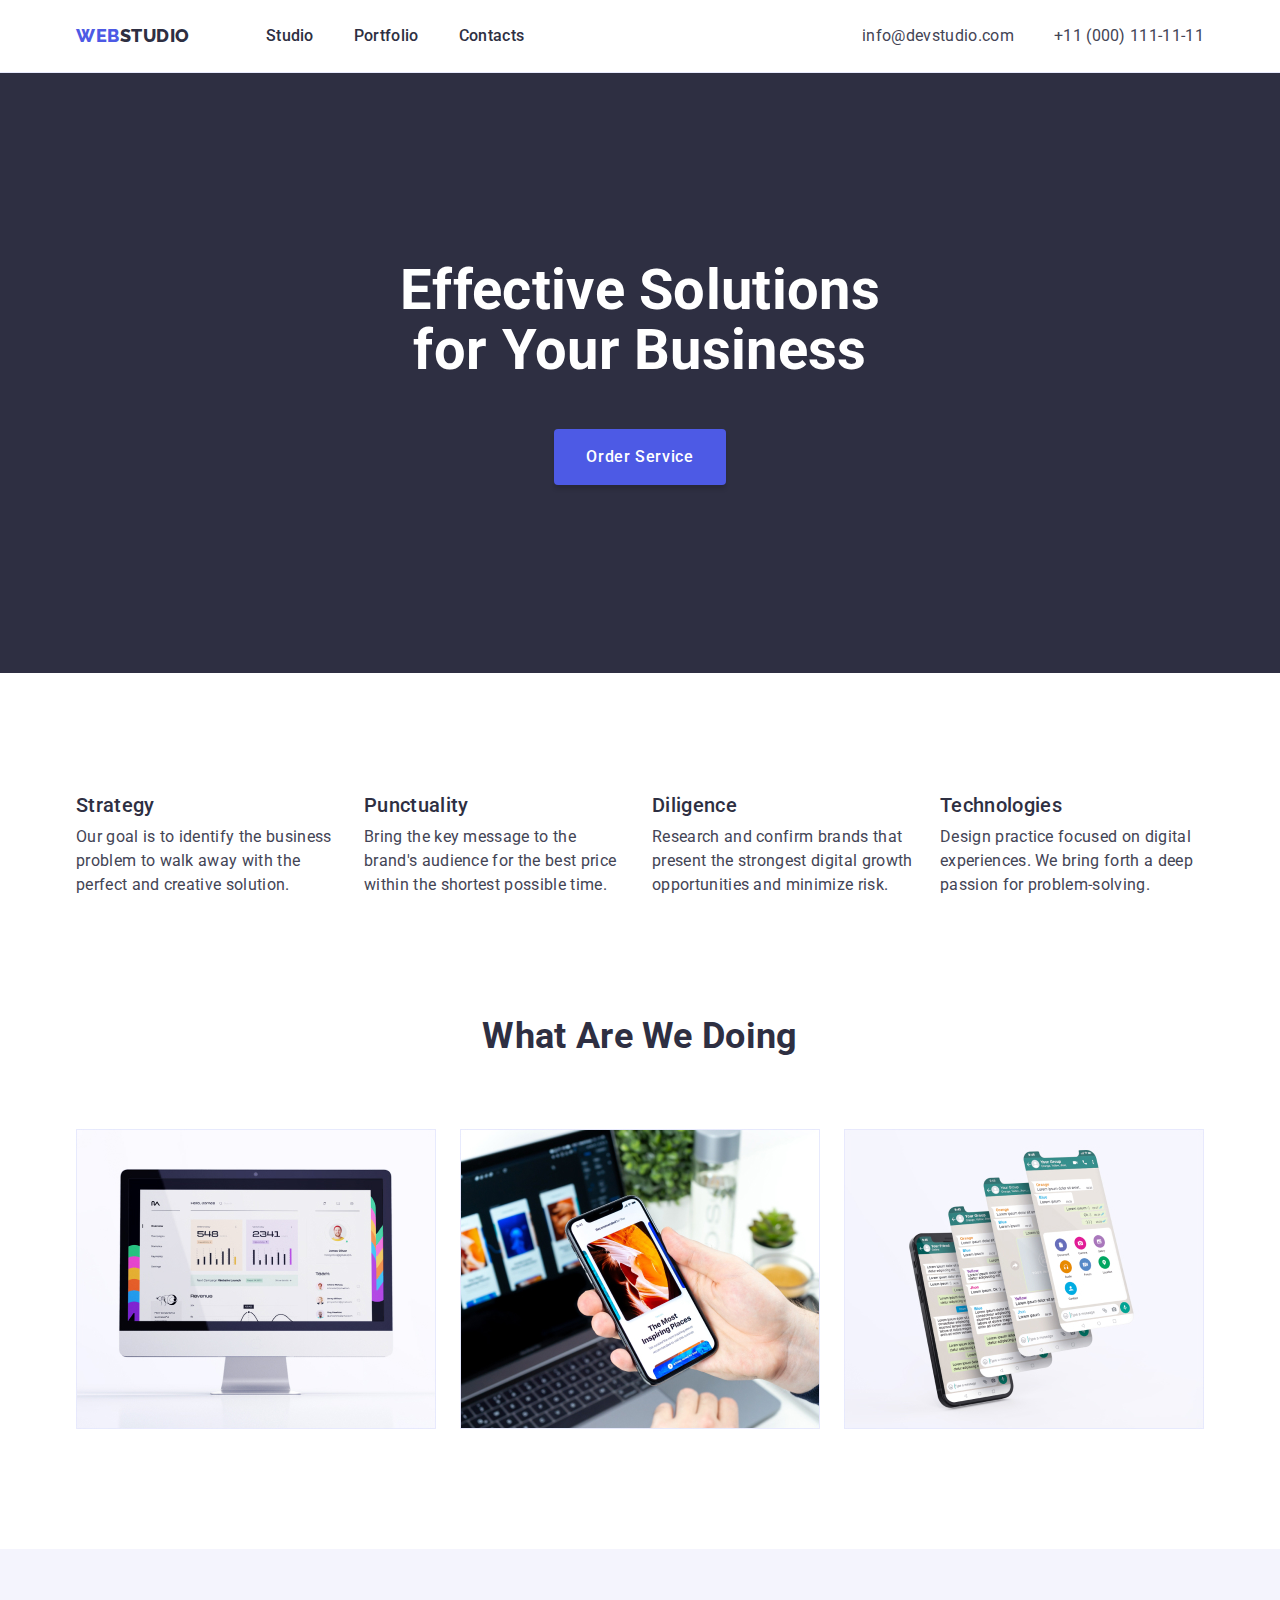
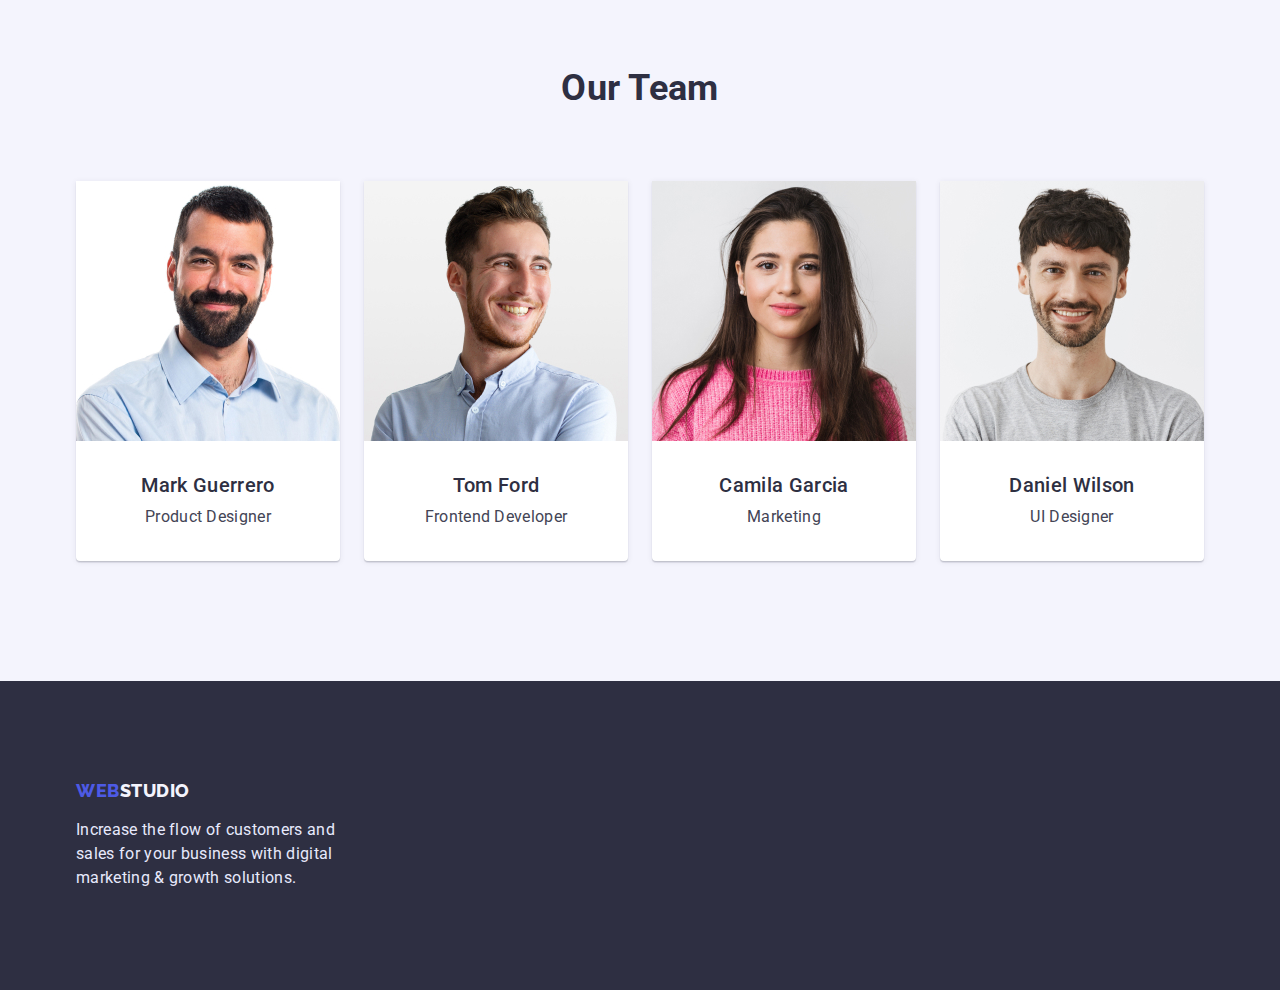
<file: index.html>
<!doctype html>
<html lang="en">

<head>
    <meta charset="UTF-8">
    <meta http-equiv="X-UA-Compatible" content="IE=edge">
    <meta name="viewport" content="width=device-width, initial-scale=1.0">

    <title>Webstudio</title>

    <link rel="preconnect" href="https://fonts.googleapis.com">
    <link rel="preconnect" href="https://fonts.gstatic.com" crossorigin>
    <link href="https://fonts.googleapis.com/css2?family=Raleway:wght@800&family=Roboto:wght@400;500;700&display=swap" rel="stylesheet">
    
    <link href="https://cdn.jsdelivr.net/npm/modern-normalize@1.1.0/modern-normalize.min.css" rel="stylesheet">
    
    <link rel="stylesheet" href="./css/styles.css" />
</head>

<body>

    
     
        <header class="header-section">

             <div class="container"> 
                
                <div class="flex-container">
                    
                            <nav class="navigation">
                                <a class="logo-header" href="/"> 
                                <span class="web">WEB</span><span>STUDIO</span>
                                </a>
                    
                                <ul class="nav-list">
                                    <li><a class="nav-link" href="./index.html"> Studio </a></li>
                                    <li><a class="nav-link" href="./portfolio.html"> Portfolio </a></li>
                                    <li><a class="nav-link" href="/"> Contacts </a></li>
                                </ul>
                    
                            </nav>
                    
                            <address class="address-section">
                                <ul class="address-list">
                                    <li><a class="mail-link" href="mailto:info@devstudio.com"> info@devstudio.com </a></li>
                                    <li><a class="tel-link" href="tel:+11(000)111-11-11"> +11 (000) 111-11-11 </a></li>
                                </ul>
                            </address> 
                </div>
                
             </div>
    
        </header>
    
        <main>
    
            <section class="hero-section">

                <div class="container">
                    
                    <h1 class="hero-title"> Effective Solutions <br/> for Your Business </h1>
                    <button type="button" class="order-button"> Order Service </button>
                </div>

            </section>
    
            <section class="advantages-section">
                <h2 hidden> The Advantages Of Working With Us </h2> <!-- alternatively - "Our Strong Sides" or smth-->
                <div class="container">
                    <ul class="advantages-list">
                        <li class="advantages-item">
        
                            <h3 class="item-subtitle">Strategy</h3>
                            <p class="item-paragraph">Our goal is to identify the business problem to walk
                                away with the perfect and creative solution. </p>
        
                        </li>
        
                        <li class="advantages-item">
        
                            <h3 class="item-subtitle">Punctuality</h3>
                            <p class="item-paragraph">Bring the key message to the brand's audience for the best
                                price within the shortest possible time. </p>
        
                        </li>
        
                        <li class="advantages-item">
        
                            <h3 class="item-subtitle">Diligence</h3>
                            <p class="item-paragraph">Research and confirm brands that present the strongest
                                digital growth opportunities and minimize risk. </p>
        
                        </li>
        
                        <li class="advantages-item">
        
                            <h3 class="item-subtitle">Technologies</h3>
                            <p class="item-paragraph">Design practice focused on digital experiences.
                                We bring forth a deep passion for problem-solving. </p>
        
                        </li>
                    </ul>
                </div>
            </section>
    
            <section class="services-section">

               <div class="container">
                    <h2 class="section-subtitle">What Are We Doing</h2>
                    <ul class="services-list">
                        <li class="services-item"> <img src="images/img1.jpg" alt="computer screen demonstrating a website" width="360"
                                height="300" /></li>
        
                        <li class="services-item"> <img src="images/img3.jpg" alt="fan abstract image of a mobile app" width="360" height="300" />
                        </li>
        
                        <li class="services-item"> <img src="images/img2.jpg" alt="computer screen and a phone demonstrating the same website"
                                width="360" height="300" /></li>
                    </ul>

               </div>

            </section>
    
            <section class="team-section">
                <div class="container">
                    <h2 class="section-subtitle">Our Team</h2>
                    <ul class="team-list">
                        <li class="team-list-item">
                            <img src="images/guerrero.jpg" alt="Mark Guerrero, Product Designer" width="264" height="260" />
                            
                            <div class="team-item-content">
                                <h3 class="item-subtitle">Mark Guerrero</h3>
                                <p class="item-paragraph">Product Designer</p>
                            </div>
                        </li>
        
                        <li class="team-list-item">
                            <img src="images/ford.jpg" alt="Tom Ford, Frontend Developer" width="264" height="260" />
                            
                            <div class="team-item-content">
                                <h3 class="item-subtitle">Tom Ford</h3>
                                <p class="item-paragraph">Frontend Developer</p>
                            </div>
                        </li>
        
                        <li class="team-list-item">
                            <img src="images/garcia.jpg" alt="Camila Garcia, Marketing" width="264" height="260" />
                            
                            <div class="team-item-content">
                                <h3 class="item-subtitle">Camila Garcia</h3>
                                <p class="item-paragraph">Marketing</p>
                            </div>
                        </li>
        
                        <li class="team-list-item">
                            <img src="images/wilson.jpg" alt="Daniel Wilson, UI Designer" width="264" height="260" />
                            
                            <div class="team-item-content">
                                <h3 class="item-subtitle">Daniel Wilson</h3>
                                <p class="item-paragraph">UI Designer</p>
                            </div>
                        </li>
        
                    </ul>
                </div>
            </section>
    
        </main>
    
        <footer class="footer-section">
          <div class="container">
                <a class="logo-footer" href="/"> <span class="web">WEB</span><span>STUDIO </span> </a>
                <p class="footer-paragraph">
                    Increase the flow of customers and sales for your business with digital
                    marketing & growth solutions.
                </p>
          </div>
        </footer>
    
    </body>


</html>
</file>
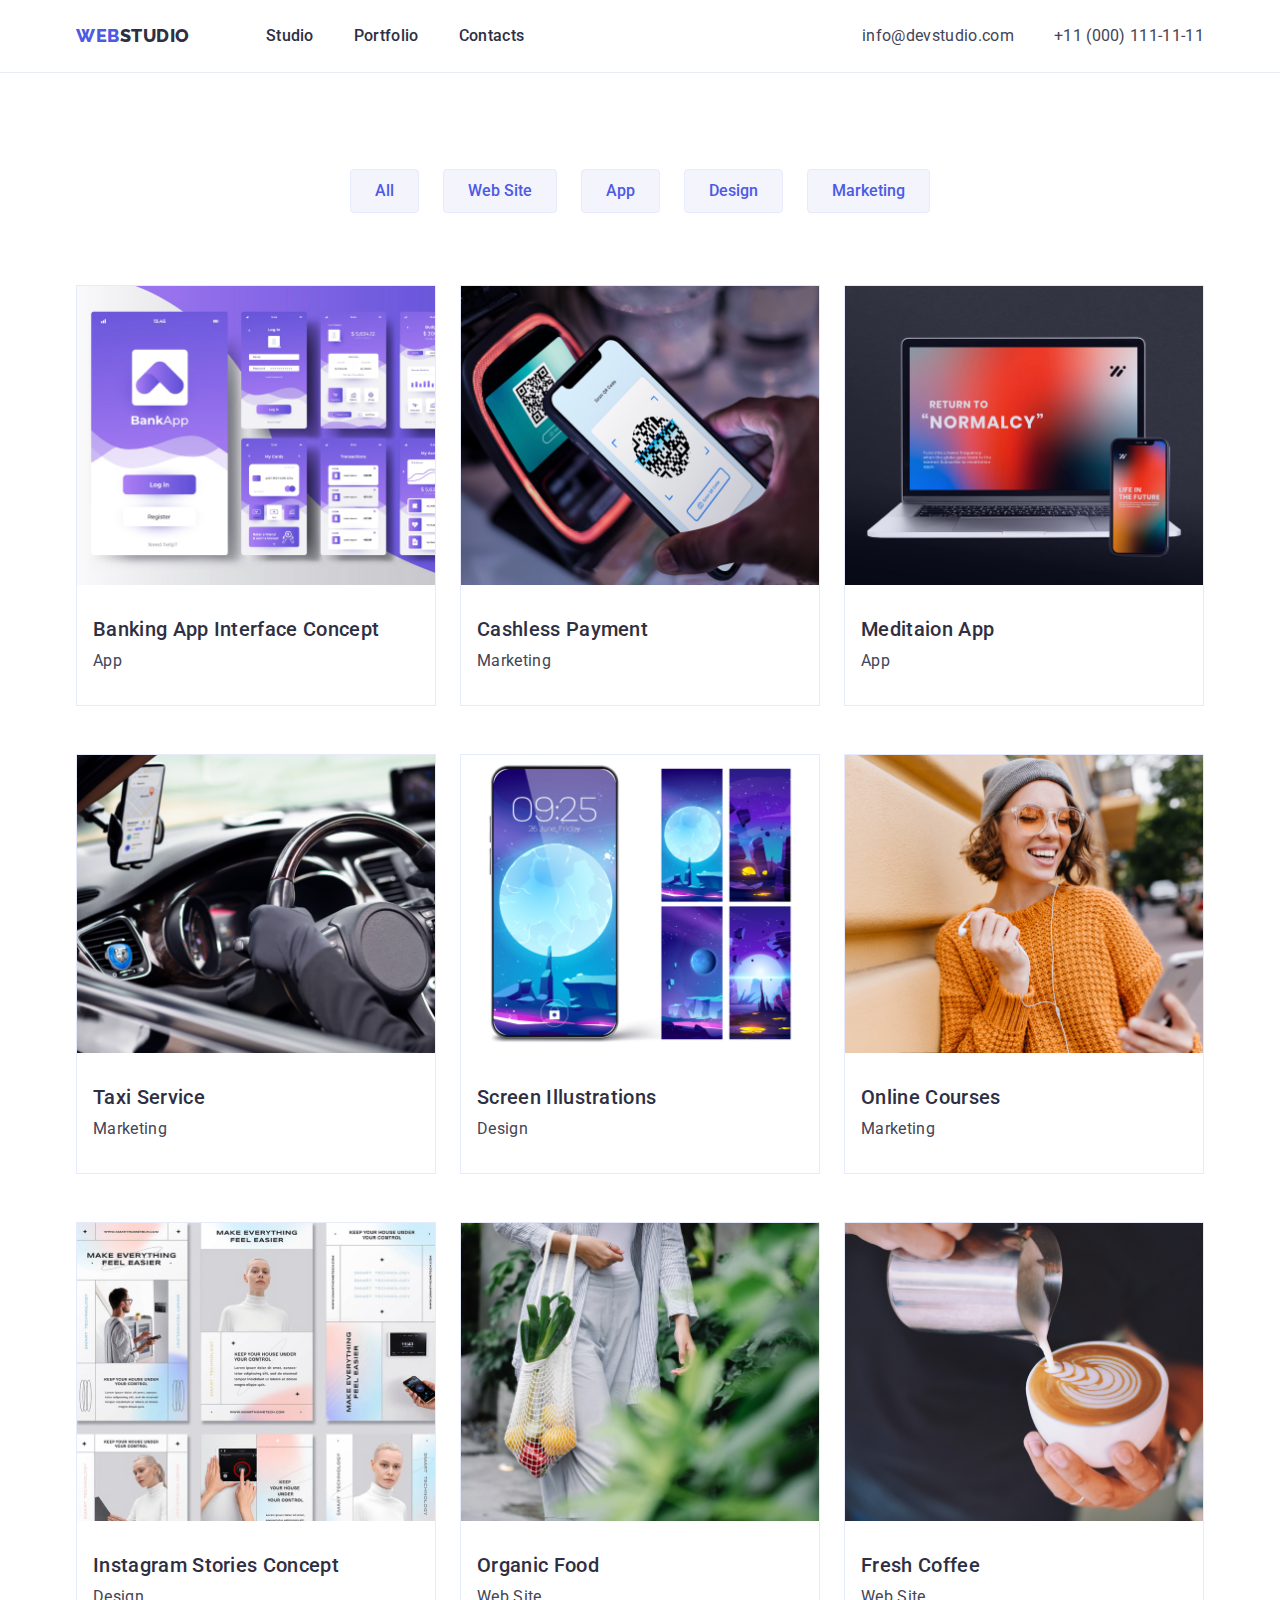
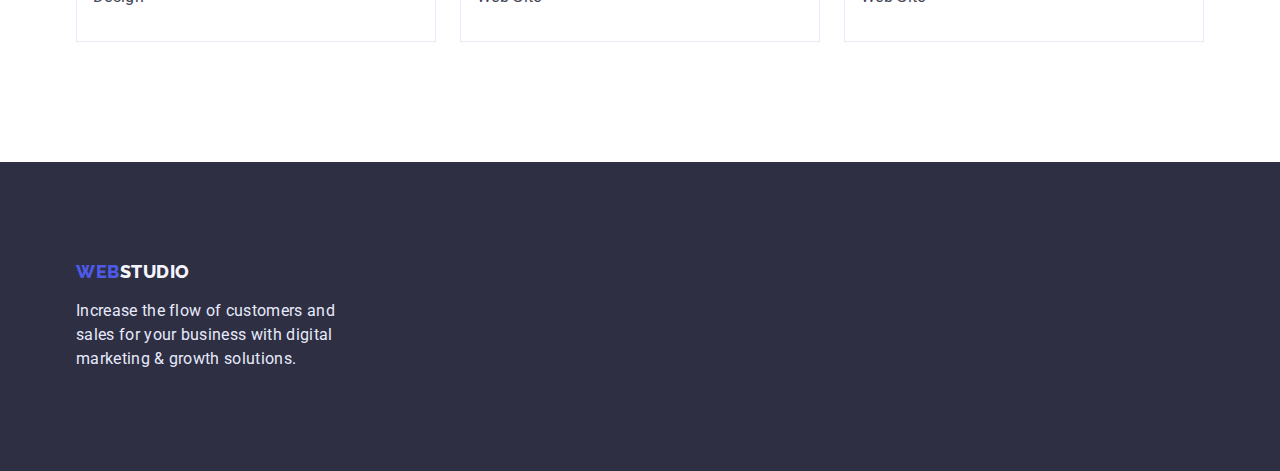
<file: portfolio.html>
<!doctype html>
<html lang="en">
<head>
    <meta charset="UTF-8">
    <meta http-equiv="X-UA-Compatible" content="IE=edge">
    <meta name="viewport" content="width=device-width, initial-scale=1.0">

    <title>Portfolio</title>

    <link rel="preconnect" href="https://fonts.googleapis.com">
    <link rel="preconnect" href="https://fonts.gstatic.com" crossorigin>
    <link href="https://fonts.googleapis.com/css2?family=Raleway:wght@800&family=Roboto:wght@400;500;700&display=swap" rel="stylesheet">

    <link href="https://cdn.jsdelivr.net/npm/modern-normalize@1.1.0/modern-normalize.min.css" rel="stylesheet">
    
    <link rel="stylesheet" href="./css/styles.css" />
    
   
</head>

<body>

     <header class="header-section">

             <div class="container"> 
                
                <div class="flex-container">
                    
                            <nav class="navigation">
                                <a class="logo-header" href="/"> 
                                <span class="web">WEB</span><span>STUDIO</span>
                                </a>
                    
                                <ul class="nav-list">
                                    <li><a class="nav-link" href="./index.html"> Studio </a></li>
                                    <li><a class="nav-link" href="./portfolio.html"> Portfolio </a></li>
                                    <li><a class="nav-link" href="/"> Contacts </a></li>
                                </ul>
                    
                            </nav>
                    
                            <address class="address-section">
                                <ul class="address-list">
                                    <li><a class="mail-link" href="mailto:info@devstudio.com"> info@devstudio.com </a></li>
                                    <li><a class="tel-link" href="tel:+11(000)111-11-11"> +11 (000) 111-11-11 </a></li>
                                </ul>
                            </address> 
                </div>
                
             </div>
    
        </header>

     <main>
    
        <section class="portfolio-section">

        <div class="container">
            
                <h1 hidden> Portfolio</h1>
    
                <ul class="filters-list">
                    <li><button type="button" class="filter-button" > All </button></li>
                    <li><button type="button" class="filter-button "> Web Site </button></li>
                    <li><button type="button" class="filter-button "> App </button></li>
                    <li><button type="button" class="filter-button "> Design </button></li>
                    <li><button type="button" class="filter-button "> Marketing </button></li>
                </ul>
            
                <ul class="portfolio-list">
                    <li class="portfolio-card"><img  
                        src="images/card1.jpg"
                        alt="Illustration of a purple banking app interface concept"
                        width="360"
                        height="300"/>
                        <div class="card-content">
                            <h2 class="item-subtitle">Banking App Interface Concept</h2>
                            <p class="item-paragraph">App</p>
                        </div>
                    </li>
    
                    <li class="portfolio-card"><img  
                        src="images/card2.jpg"
                        alt="Hand holding a phone up to a terminal, displaying a QR-code for cashless payment"
                        width="360"
                        height="300"/>
                        <div class="card-content">
                            <h2 class="item-subtitle">Cashless Payment</h2>
                            <p class="item-paragraph">Marketing</p>
                        </div>
                    </li>
    
                    <li class="portfolio-card"><img  
                        src="images/card3.jpg"
                        alt="A netbook and a phone,'Return to normalsy' displayed the  screens,
                         demonstrating a meditation app run on multiple devices"
                        width="360"
                        height="300"/>
                        <div class="card-content">
                            <h2 class="item-subtitle">Meditaion App</h2>
                            <p class="item-paragraph">App</p>
                        </div>
                    </li>
    
                    <li class="portfolio-card"><img  
                        src="images/card4.jpg"
                        alt="a through-the-window view of gloved hands grasping a steering wheel, 
                        a phone fixed above the control panel displaying an app for taxi drivers"
                        width="360"
                        height="300"/>
                        <div class="card-content">
                            <h2 class="item-subtitle">Taxi Service</h2>
                            <p class="item-paragraph">Marketing</p>
                        </div>
                    </li>
    
                    <li class="portfolio-card"><img  
                        src="images/card5.jpg"
                        alt="a collage of four variations of Illustrations for smartphone screen backgrounds, 
                        (a stylised and simplified blue-ish cosmic terrain)
                         with one of the variations demonstrated as an actual screen"
                        width="360"
                        height="300"/>
                        <div class="card-content">
                            <h2 class="item-subtitle">Screen Illustrations</h2>
                            <p class="item-paragraph">Design</p>
                        </div>
                    </li>
    
                    <li class="portfolio-card"><img  
                        src="images/card6.jpg"
                        alt="a woman in a pumpkin-colored sweater, beanie hat and orange glasses 
                            smiling at her phone while walking down the street"
                        width="360"
                        height="300"/>
                        <div class="card-content">
                            <h2 class="item-subtitle">Online Courses</h2>
                            <p class="item-paragraph">Marketing</p>
                        </div>
                    </li>
    
                    <li class="portfolio-card"><img  
                        src="images/card7.jpg"
                        alt="a collage of a few similarly styled instagram stories"
                        width="360"
                        height="300"/>
                        <div class="card-content">
                            <h2 class="item-subtitle">Instagram Stories Concept</h2>
                            <p class="item-paragraph">Design</p>
                        </div>
                    </li>
    
                    <li class="portfolio-card"><img  
                        src="images/card8.jpg"
                        alt="a woman in an off-white casual suit carrying a net-bag full of groceries"
                        width="360"
                        height="300"/>
                        <div class="card-content">
                            <h2 class="item-subtitle">Organic Food</h2>
                            <p class="item-paragraph">Web Site</p>
                        </div>
                    </li>
    
                    <li class="portfolio-card"><img  
                        src="images/card9.jpg"
                        alt="barrista pouring a cup of cappucino"
                        width="360"
                        height="300"/>
                        <div class="card-content">
                            <h2 class="item-subtitle">Fresh Coffee</h2>
                            <p class="item-paragraph">Web Site</p>
                        </div>
                    </li>
                </ul>
        </div>

        </section>
     </main>

    <footer class="footer-section">
        <div class="container">
            <a class="logo-footer" href="/"> <span class="web">WEB</span><span>STUDIO </span> </a>
            <p class="footer-paragraph">
                Increase the flow of customers and sales for your business with digital
                marketing & growth solutions.
            </p>
        </div>
    </footer>

</body>
</file>
<file: css/styles.css>
/*============================================ RESETTING-STYLES ==============================*/
h1, h2, h3, p {
    margin-top: 0;
    margin-bottom: 0;
}

ul, ol {
    margin-top: 0;
    margin-bottom: 0;
    padding-left: 0;
    list-style: none;
}

img {
    display: block;
    max-width: 100%;
    height: auto;
}

button {
    cursor: pointer;
}

address{
    font-style: normal;
}

a {
    text-decoration: none; 
    color: inherit;  
}


/*================================================= COLOUR-PALLETTE ==============================*/
/*added all colours for later use*/
:root {
    --white: #FFFFFF; /*WHITE*/
    --primary-brand: #4D5AE5; /*IRIS*/
    --pressed:#404BBF; /*OCEAN*/
    --dark: #2E2F42; /*NAVY BLUE*/
    --success: #31D0AA; /*GREEN*/
    --text: #434455; /*SLATE*/
    --subtle-text: #8E8F99;/*LIGHT SLATE*/
    --accent: #E7E9FC; /*CORNFLOWER*/
    --light: #F4F4FD; /*CLOUD*/
    --modal-overlay: #2E2F42;/*NAVY BLUE MODAL*/
    --hero-background: #2E2F42; /*GREY*/
}

/*================================================ TEXT-STYLES ==============================*/

/*main text style, hence using 'body' tag instead of class*/

body { /*BODY*/
    color: var(--text);
    background-color: var(--white);

    font-family: "Roboto", sans-serif;

    line-height: 1.5;
    letter-spacing: 0.02em;
}

.section-subtitle {
    color: var(--dark);
    font-weight: 700;
    font-size: 36px;
    line-height: 1.11;
}

.item-subtitle {
    color: var(--dark);
    font-weight: 500;
    font-size: 20px;
    line-height: 1.2;
}



/* for h1's, or the biggest, the most important titles
 /* Title | Header 1 
    font-weight: 700;
    font-size: 56px;
    line-height: 1.07;
   

/* for section headers */
 /* Header 2 
    font-weight: 700;
    font-size: 36px;
    line-height: 1.11;

/* for headers inside a list or section*/
 /* Header 3 
    font-weight: 500;
    font-size: 20px;
    line-height: 1.2;

/* for general paragraphs of small text*/
 /*Body Medium
    font-weight: 500;


/* button text 
    font-weight: 500;
    font-size: 16px;
    line-height: 1.5;
    letter-spacing: 0.04em;
 */
/*================================================= ELEMENT-STYLES ==============================*/

/*-----------------CONTAINER -----------*/

.container {
    width: 1158px;
    height: auto;

    margin-left: auto;
    margin-right: auto;

    padding-left: 15px;
    padding-right: 15px;
}



/*----------------------- logo stuff ----------------*/

.logo-header {
    font-family: "Raleway";
    font-style: normal;
    font-weight: 800;
    font-size: 18px;
    line-height: 1.16;

    letter-spacing: 0.03em;
    color: var(--dark);
}

.logo-footer {
    font-family: "Raleway";
    font-style: normal;
    font-weight: 800;
    font-size: 18px;
    line-height: 1.16;

    letter-spacing: 0.03em;
    color: var(--light);
}

.web {
    color: var(--primary-brand);
}

/*----------------- navigation panel ------------ */
.header-section {
    border-bottom: 1px solid var(--accent)
}

.flex-container {
    display: flex;
    justify-content: space-between;
    align-items: center;
}

.navigation {
    display: flex;
    align-items: center;
    column-gap: 76px;
}

.nav-list {
    display: flex;
    gap: 40px;
}

.nav-link {
    display: block;
    padding-top: 24px;
    padding-bottom: 24px;
    font-weight: 500;
    color: var(--dark);
}
.nav-link:hover {
    color: var(--pressed);
}
.nav-link:active {
color: var(--pressed);
}

.address-list {
    display: flex;
    gap: 40px;
}

.mail-link:hover {
    color: var(--pressed);
}
.mail-link:active {
    color: var(--pressed);
}

.tel-link:hover {
    color: var(--pressed);
}
.tel-link:active {
    color: var(--pressed);
}


/*-------- hero section ------------ */

.hero-section {
    background-color: var(--dark);
    padding-top: 188px;
    padding-bottom: 188px;
    text-align: center;
}

.hero-title {
    color: var(--white);
    font-weight: 700;
    font-size: 56px;
    line-height: 1.07;

    margin-bottom: 48px;
}

.order-button {
    color: var(--white);
    background-color: var(--primary-brand);
    
    font-weight: 500;
    font-size: 16px;
    line-height: 1.5;
    letter-spacing: 0.04em;

    padding: 16px 32px;
    
    box-shadow: 0px 4px 4px rgba(0, 0, 0, 0.15);
    border-radius: 4px;
    border: none;
}

.order-button:active {
    background-color: var(--pressed);
}

.order-button:hover {
    background-color: var(--pressed);
}

/*-------- advantages section ------------ */

.advantages-section {
   padding-top: 120px; 
}
.advantages-list {
    display: flex;
    column-gap: 24px;
}

.advantages-item {
    width: 264px;
}

.advantages-item > .item-subtitle {
    margin-bottom: 8px;
}

/*-------- services ("What are We Doing") section ------------ */
.services-section {
    padding-top: 120px;
    padding-bottom: 120px;
}

.services-section > .container > .section-subtitle {
    text-align: center;
    margin-bottom: 72px;
}

.services-list {
    display: flex;
    justify-content: center;
    column-gap: 24px;
}

/*----------- team section ------------ */

.team-section {
    background-color: var(--light);
    padding-top: 120px;
    padding-bottom: 120px;
}

.team-section > .container > .section-subtitle {
    text-align: center;
    margin-bottom: 72px;
}

.team-list {
    display: flex;
    justify-content: center;
    column-gap: 24px;
}

.team-list-item {
background-color: var(--white);
    box-shadow: 0px 1px 6px rgba(46, 47, 66, 0.08),
                0px 1px 1px rgba(46, 47, 66, 0.16),
                0px 2px 1px rgba(46, 47, 66, 0.08);
    border-radius: 0px 0px 4px 4px;
}

.team-item-content {
    padding-top: 32px;
    padding-bottom: 32px;
    padding-left: 16px;
    padding-right: 16px;
    text-align: center;
}

.team-item-content > .item-subtitle {
    margin-bottom: 8px;
}

/*----------- footer ------------ */

.footer-section {
    background-color: var(--dark);
    padding-top: 100px;
    padding-bottom: 100px;
}

.footer-paragraph {
    width: 264px;
    color: var(--accent);
}

.footer-section > .container > .logo-footer {
    display: block;
    margin-bottom: 16px;

}

/*========================PORTFOLIO========================*/

/*----------- filters section ------------ */
.portfolio-section {
padding-top: 96px;
padding-bottom: 120px;

}

.filters-list {
    display: flex;
    justify-content: center;
    column-gap: 24px;

    margin-bottom: 72px;
}

.portfolio-list {
    display: flex;
    flex-wrap: wrap;
    column-gap: 24px;
    row-gap: 48px;
}

.filter-button {
    color: var(--primary-brand);
    font-weight: 500;

    background-color: var(--light);
    padding-left: 24px;
    padding-right: 24px;
    padding-top: 12px;
    padding-bottom: 12px;
    border: 1px solid var(--accent);
    border-radius: 4px;

}
.filter-button:hover {
    color: var(--white);
    background-color: var(--primary-brand);
    box-shadow: 0px 3px 1px rgba(0, 0, 0, 0.1),
        0px 2px 1px rgba(0, 0, 0, 0.08),
        0px 2px 2px rgba(0, 0, 0, 0.12);
    border-radius: 4px;
}

.filter-button:active {
    color: var(--white);
    background-color: var(--pressed);
    box-shadow: 0px 3px 1px rgba(0, 0, 0, 0.1),
                0px 2px 1px rgba(0, 0, 0, 0.08),
                0px 2px 2px rgba(0, 0, 0, 0.12);
    border-radius: 4px;
}


.portfolio-card {
    width: 360px;
    object-fit: cover;
    border: 1px solid var(--accent)
}

.card-content {
    padding-top: 32px;
    padding-bottom: 32px;
    padding-left: 16px;
    padding-right: 16px;
}

.card-content > .item-subtitle {
    margin-bottom: 8px;
}
</file>
